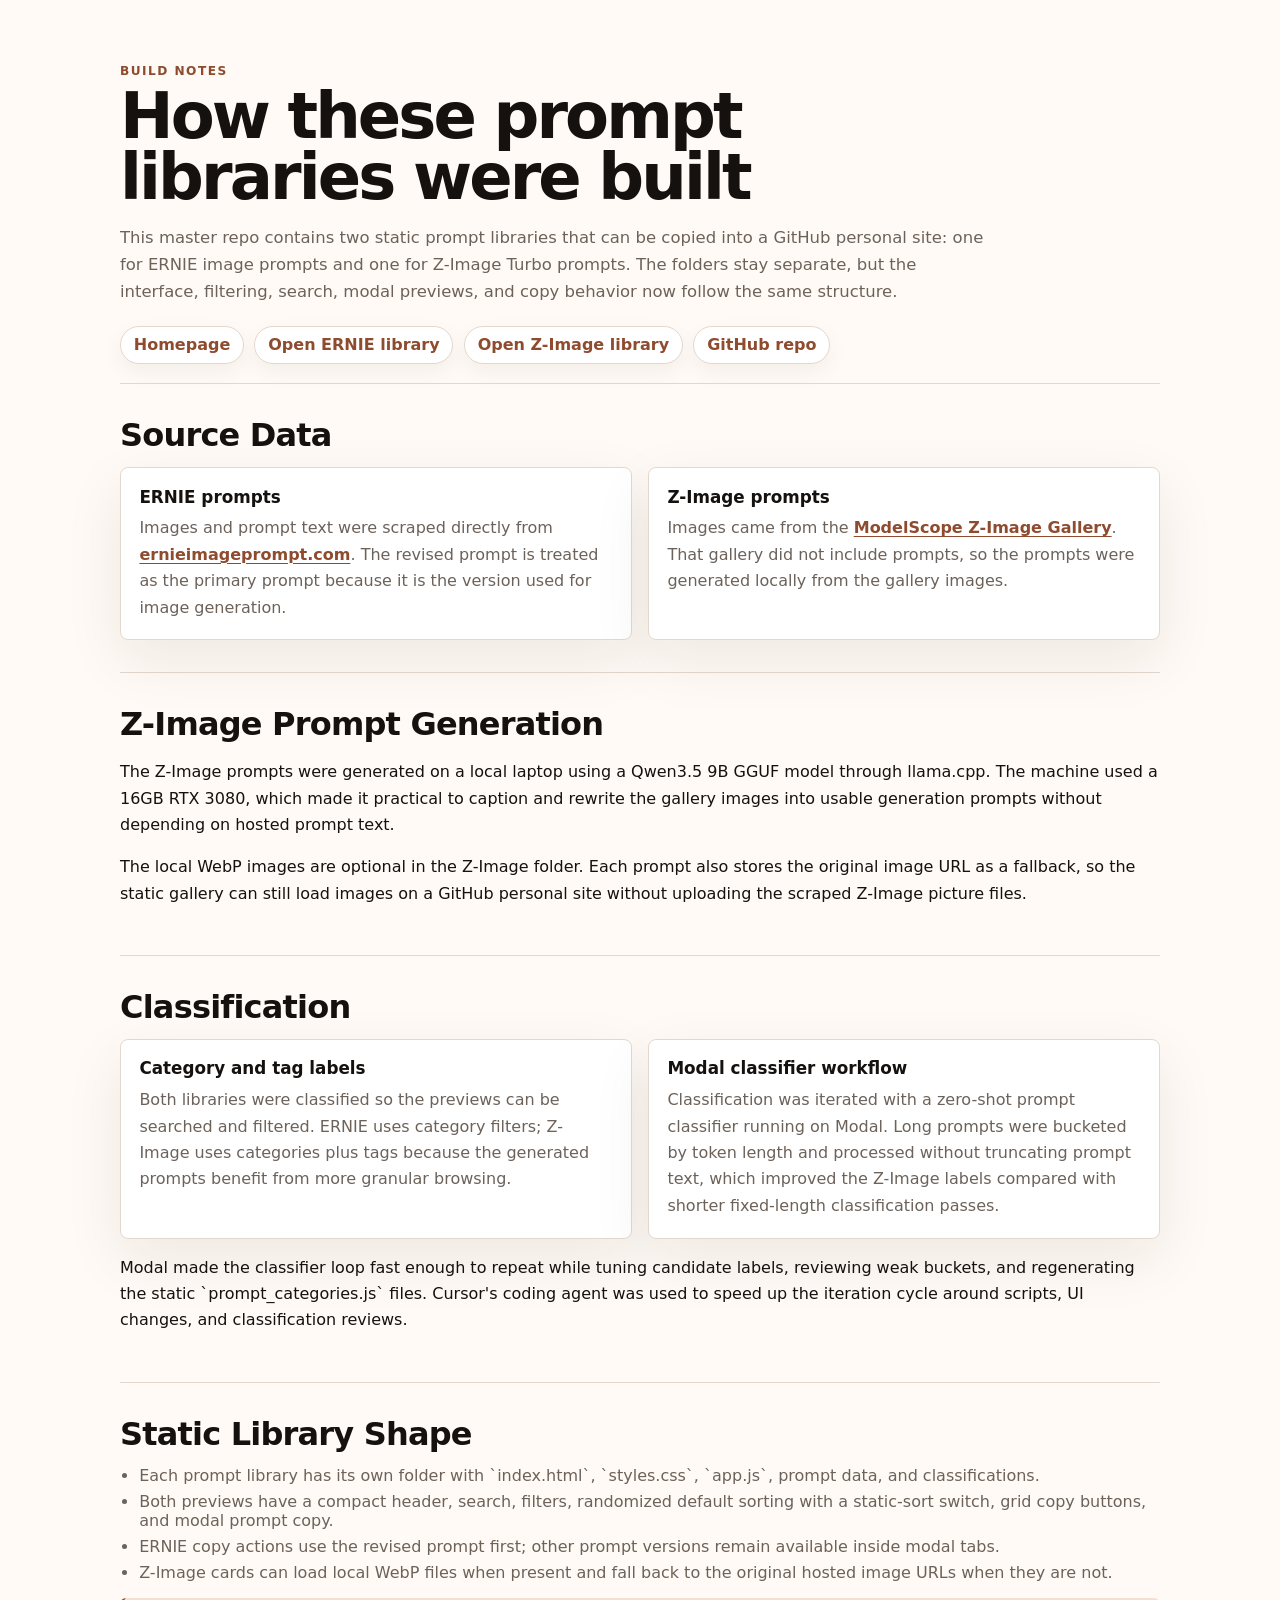
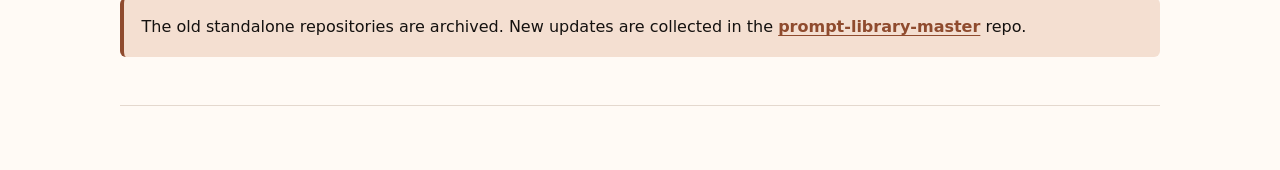
<file: process.html>
<!doctype html>
<html lang="en">
  <head>
    <meta charset="utf-8">
    <meta name="viewport" content="width=device-width, initial-scale=1">
    <title>Prompt Library Build Notes</title>
    <style>
      :root {
        color-scheme: light;
        --ink: #14110f;
        --muted: #6c625a;
        --line: #e4d8ce;
        --paper: #fffaf5;
        --panel: #ffffff;
        --accent: #8f4b2e;
        --accent-soft: #f4dfd1;
        --shadow: 0 20px 60px rgba(39, 27, 18, 0.08);
      }

      * {
        box-sizing: border-box;
      }

      body {
        margin: 0;
        background: var(--paper);
        color: var(--ink);
        font-family:
          Inter, ui-sans-serif, system-ui, -apple-system, BlinkMacSystemFont,
          "Segoe UI", sans-serif;
      }

      a {
        color: var(--accent);
        font-weight: 750;
        text-decoration-thickness: 0.08em;
        text-underline-offset: 0.18em;
      }

      main {
        width: min(1040px, calc(100% - 2rem));
        margin: 0 auto;
        padding: 2.2rem 0 4rem;
      }

      header {
        display: grid;
        gap: 1rem;
        padding: 1.6rem 0 1.2rem;
        border-bottom: 1px solid var(--line);
      }

      .eyebrow {
        margin: 0;
        color: var(--accent);
        font-size: 0.76rem;
        font-weight: 800;
        letter-spacing: 0.12em;
        text-transform: uppercase;
      }

      h1 {
        max-width: 820px;
        margin: 0.35rem 0 0;
        font-size: clamp(2rem, 5vw, 4.25rem);
        line-height: 0.95;
        letter-spacing: -0.045em;
      }

      .intro {
        max-width: 880px;
        margin: 0;
        color: var(--muted);
        font-size: 1.03rem;
        line-height: 1.65;
      }

      .nav-links {
        display: flex;
        flex-wrap: wrap;
        gap: 0.65rem;
        margin-top: 0.25rem;
      }

      .nav-links a {
        border: 1px solid var(--line);
        border-radius: 999px;
        background: var(--panel);
        padding: 0.55rem 0.8rem;
        box-shadow: 0 8px 22px rgba(39, 27, 18, 0.05);
        text-decoration: none;
      }

      section {
        padding: 2rem 0;
        border-bottom: 1px solid var(--line);
      }

      h2 {
        margin: 0 0 0.8rem;
        font-size: clamp(1.45rem, 3vw, 2rem);
        letter-spacing: -0.025em;
      }

      p {
        line-height: 1.65;
      }

      .grid {
        display: grid;
        grid-template-columns: repeat(2, minmax(0, 1fr));
        gap: 1rem;
      }

      .card {
        border: 1px solid var(--line);
        border-radius: 8px;
        background: var(--panel);
        padding: 1.15rem;
        box-shadow: var(--shadow);
      }

      .card h3 {
        margin: 0 0 0.55rem;
        font-size: 1.05rem;
      }

      .card p,
      li {
        color: var(--muted);
      }

      .card p {
        margin: 0;
      }

      ul {
        margin: 0.7rem 0 0;
        padding-left: 1.2rem;
      }

      li + li {
        margin-top: 0.45rem;
      }

      .note {
        border-left: 4px solid var(--accent);
        background: var(--accent-soft);
        border-radius: 6px;
        padding: 1rem 1.1rem;
      }

      @media (max-width: 760px) {
        main {
          width: min(100% - 1rem, 1040px);
          padding-top: 1rem;
        }

        .grid {
          grid-template-columns: 1fr;
        }

        h1 {
          font-size: clamp(2rem, 13vw, 3.2rem);
        }
      }
    </style>
  </head>
  <body>
    <main>
      <header>
        <div>
          <p class="eyebrow">Build notes</p>
          <h1>How these prompt libraries were built</h1>
        </div>
        <p class="intro">
          This master repo contains two static prompt libraries that can be copied into a GitHub personal site:
          one for ERNIE image prompts and one for Z-Image Turbo prompts. The folders stay separate, but the
          interface, filtering, search, modal previews, and copy behavior now follow the same structure.
        </p>
        <nav class="nav-links" aria-label="Prompt library links">
          <a href="../">Homepage</a>
          <a href="./ernie-prompts-awesome/">Open ERNIE library</a>
          <a href="./z-image-turbo-prompts/">Open Z-Image library</a>
          <a href="https://github.com/sandeshrajbhandari/prompt-library-master">GitHub repo</a>
        </nav>
      </header>

      <section>
        <h2>Source Data</h2>
        <div class="grid">
          <article class="card">
            <h3>ERNIE prompts</h3>
            <p>
              Images and prompt text were scraped directly from
              <a href="https://ernieimageprompt.com/" target="_blank" rel="noreferrer">ernieimageprompt.com</a>.
              The revised prompt is treated as the primary prompt because it is the version used for image generation.
            </p>
          </article>
          <article class="card">
            <h3>Z-Image prompts</h3>
            <p>
              Images came from the
              <a href="https://modelscope.cn/studios/Tongyi-MAI/Z-Image-Gallery" target="_blank" rel="noreferrer">ModelScope Z-Image Gallery</a>.
              That gallery did not include prompts, so the prompts were generated locally from the gallery images.
            </p>
          </article>
        </div>
      </section>

      <section>
        <h2>Z-Image Prompt Generation</h2>
        <p>
          The Z-Image prompts were generated on a local laptop using a Qwen3.5 9B GGUF model through llama.cpp.
          The machine used a 16GB RTX 3080, which made it practical to caption and rewrite the gallery images into
          usable generation prompts without depending on hosted prompt text.
        </p>
        <p>
          The local WebP images are optional in the Z-Image folder. Each prompt also stores the original image URL as
          a fallback, so the static gallery can still load images on a GitHub personal site without uploading the
          scraped Z-Image picture files.
        </p>
      </section>

      <section>
        <h2>Classification</h2>
        <div class="grid">
          <article class="card">
            <h3>Category and tag labels</h3>
            <p>
              Both libraries were classified so the previews can be searched and filtered. ERNIE uses category filters;
              Z-Image uses categories plus tags because the generated prompts benefit from more granular browsing.
            </p>
          </article>
          <article class="card">
            <h3>Modal classifier workflow</h3>
            <p>
              Classification was iterated with a zero-shot prompt classifier running on Modal. Long prompts were bucketed
              by token length and processed without truncating prompt text, which improved the Z-Image labels compared
              with shorter fixed-length classification passes.
            </p>
          </article>
        </div>
        <p>
          Modal made the classifier loop fast enough to repeat while tuning candidate labels, reviewing weak buckets,
          and regenerating the static `prompt_categories.js` files. Cursor's coding agent was used to speed up the
          iteration cycle around scripts, UI changes, and classification reviews.
        </p>
      </section>

      <section>
        <h2>Static Library Shape</h2>
        <ul>
          <li>Each prompt library has its own folder with `index.html`, `styles.css`, `app.js`, prompt data, and classifications.</li>
          <li>Both previews have a compact header, search, filters, randomized default sorting with a static-sort switch, grid copy buttons, and modal prompt copy.</li>
          <li>ERNIE copy actions use the revised prompt first; other prompt versions remain available inside modal tabs.</li>
          <li>Z-Image cards can load local WebP files when present and fall back to the original hosted image URLs when they are not.</li>
        </ul>
        <p class="note">
          The old standalone repositories are archived. New updates are collected in the
          <a href="https://github.com/sandeshrajbhandari/prompt-library-master">prompt-library-master</a> repo.
        </p>
      </section>
    </main>
  </body>
</html>
</file>
